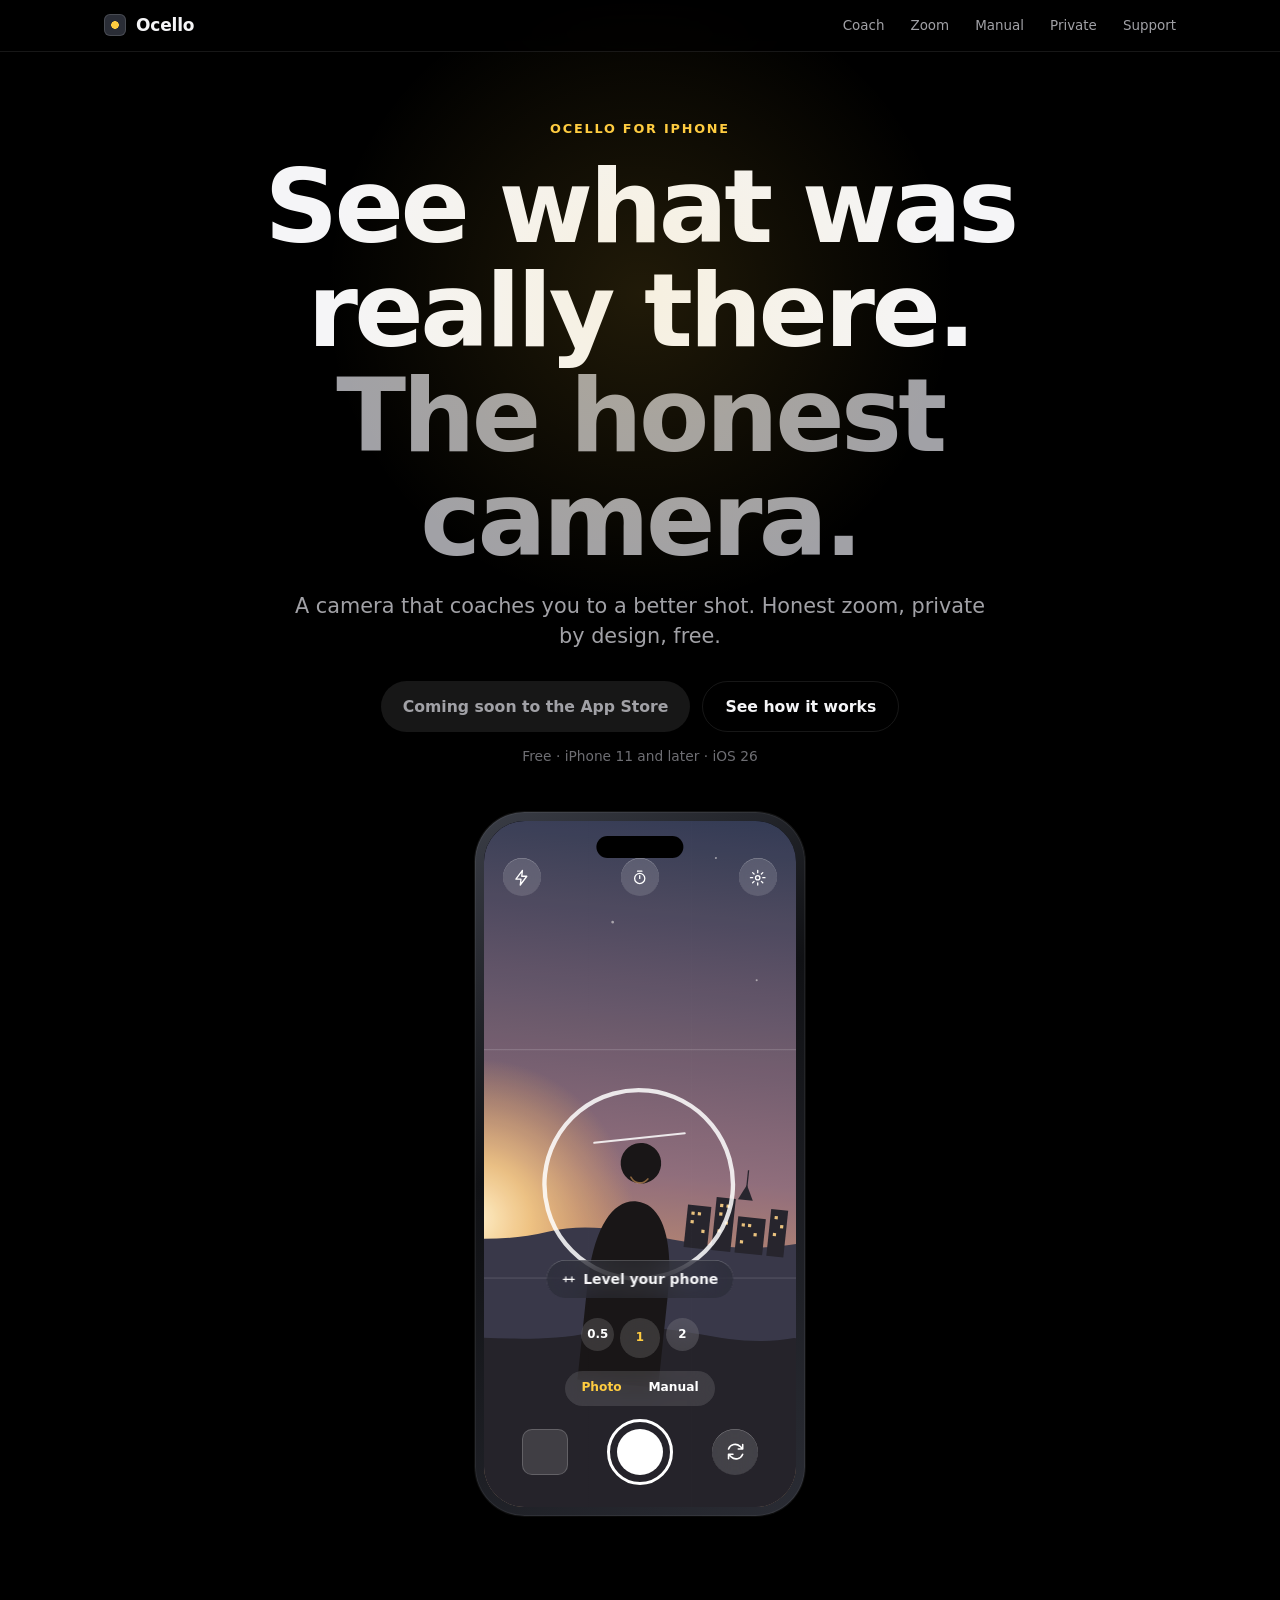
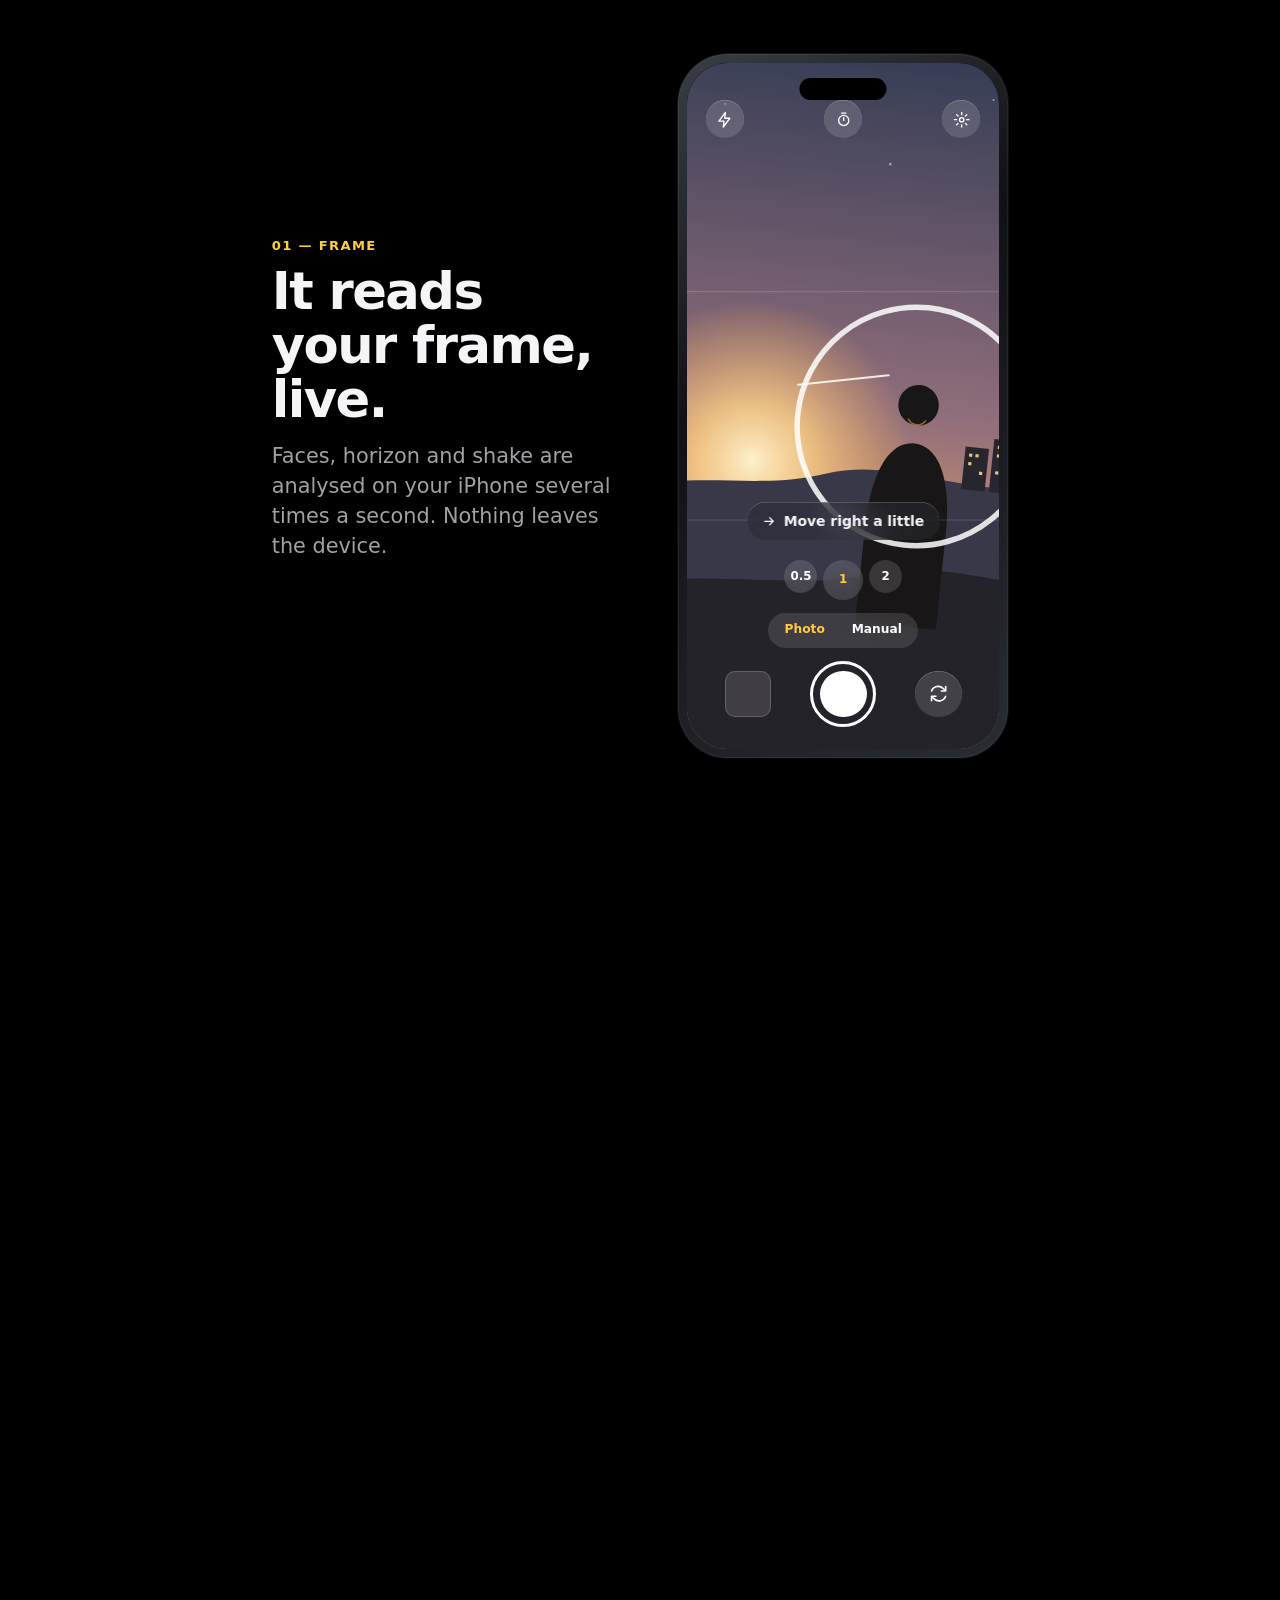
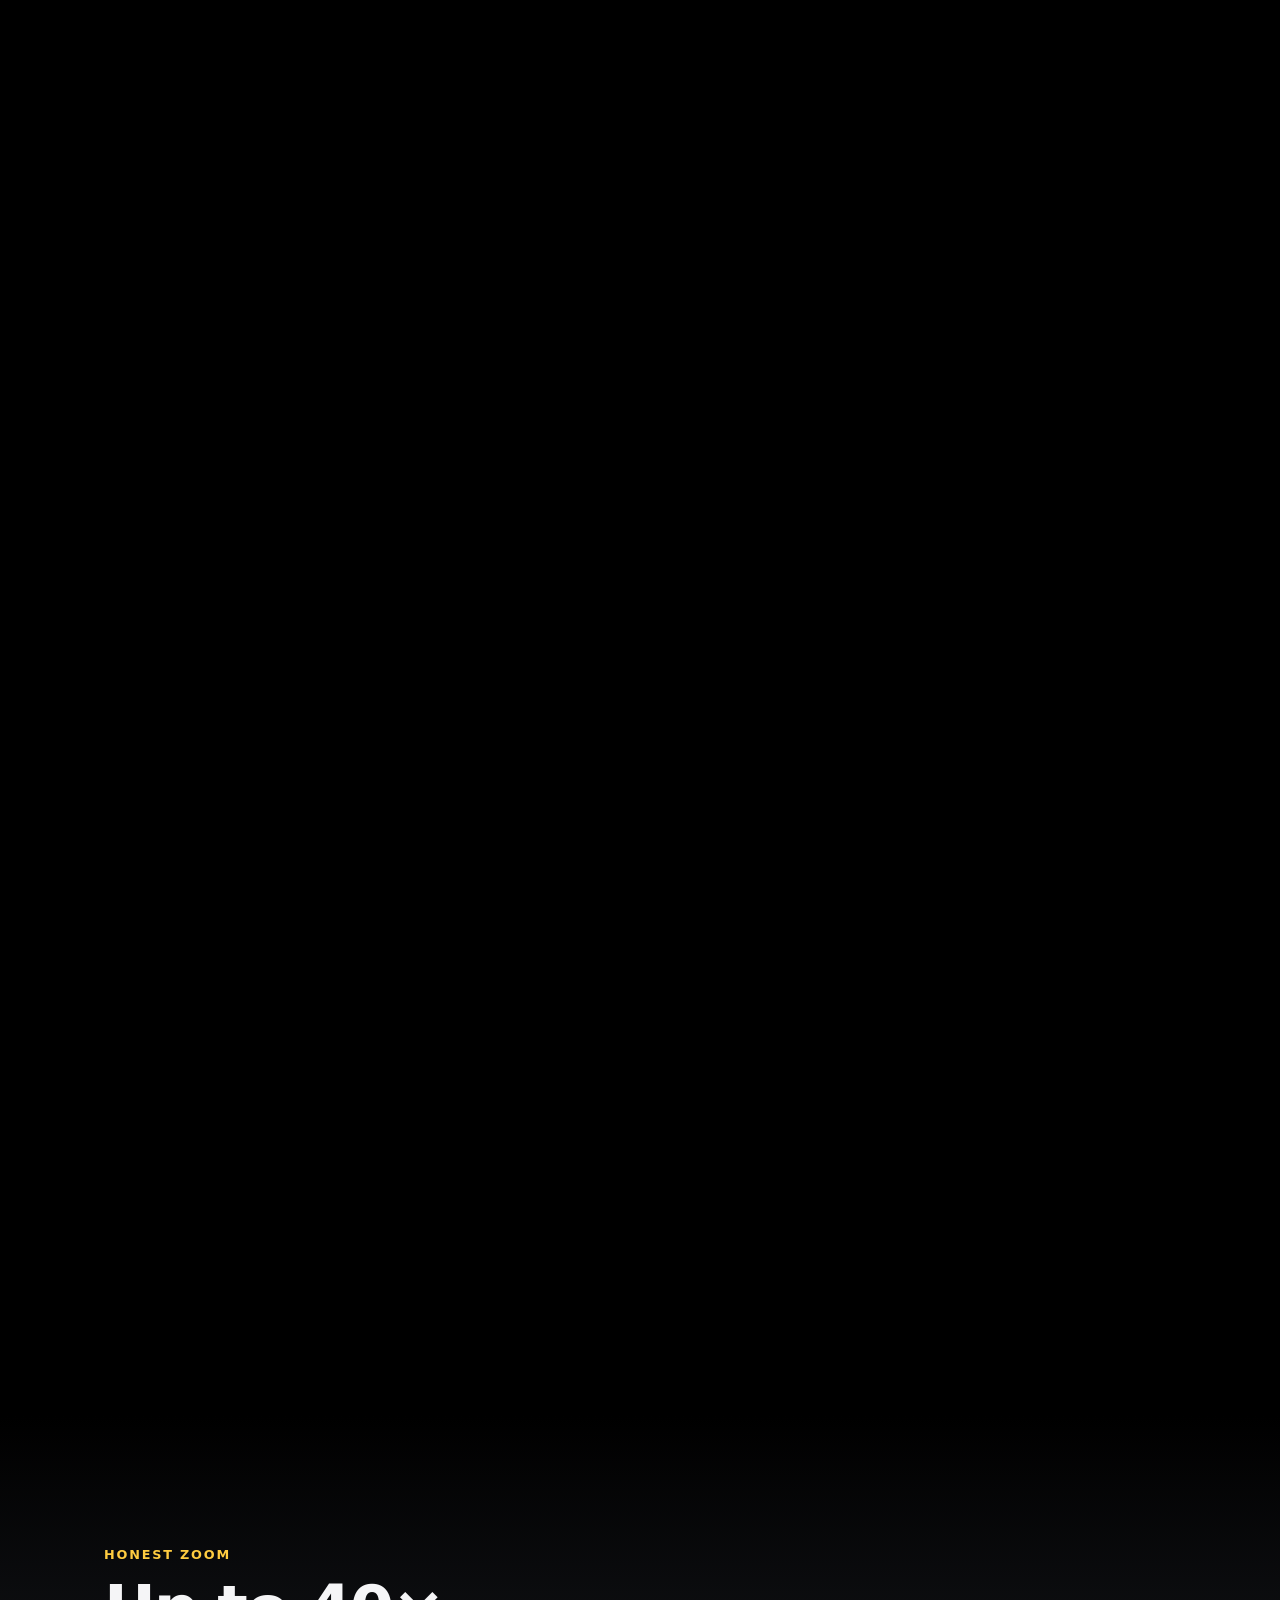
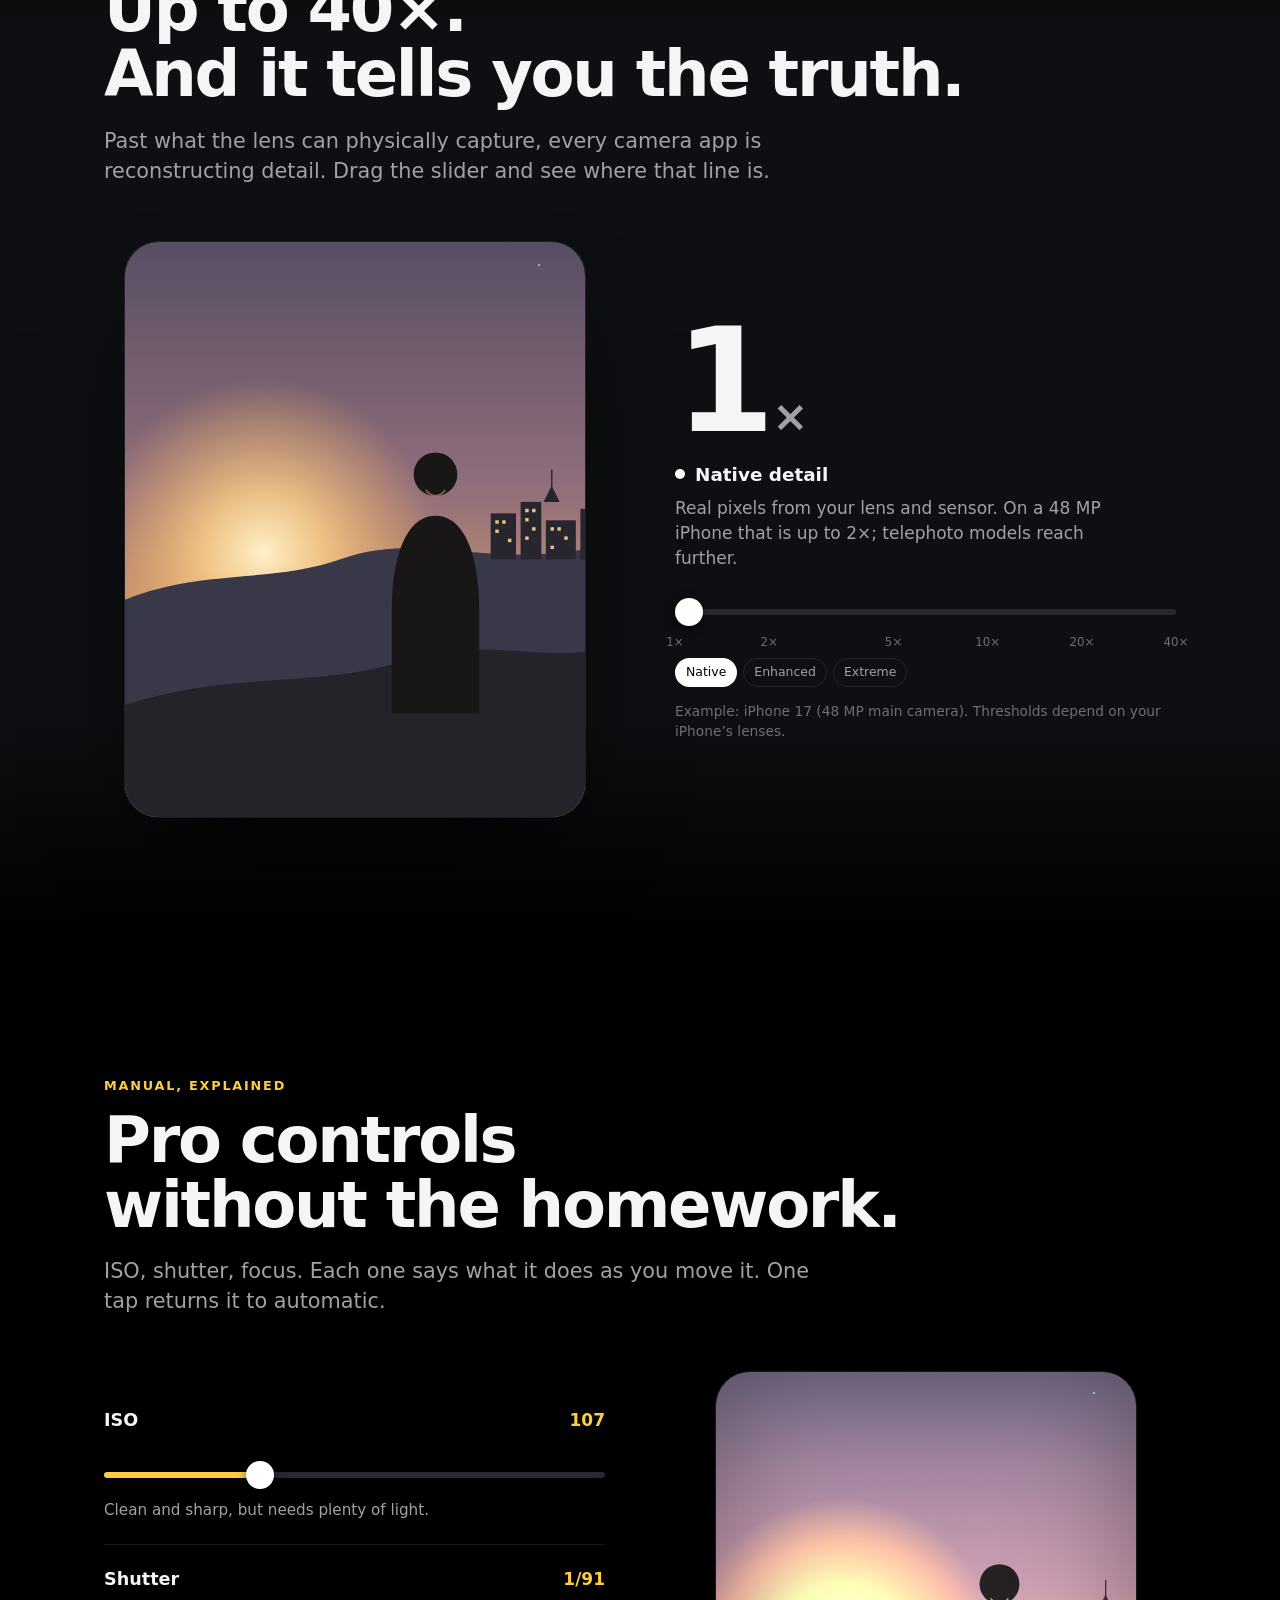
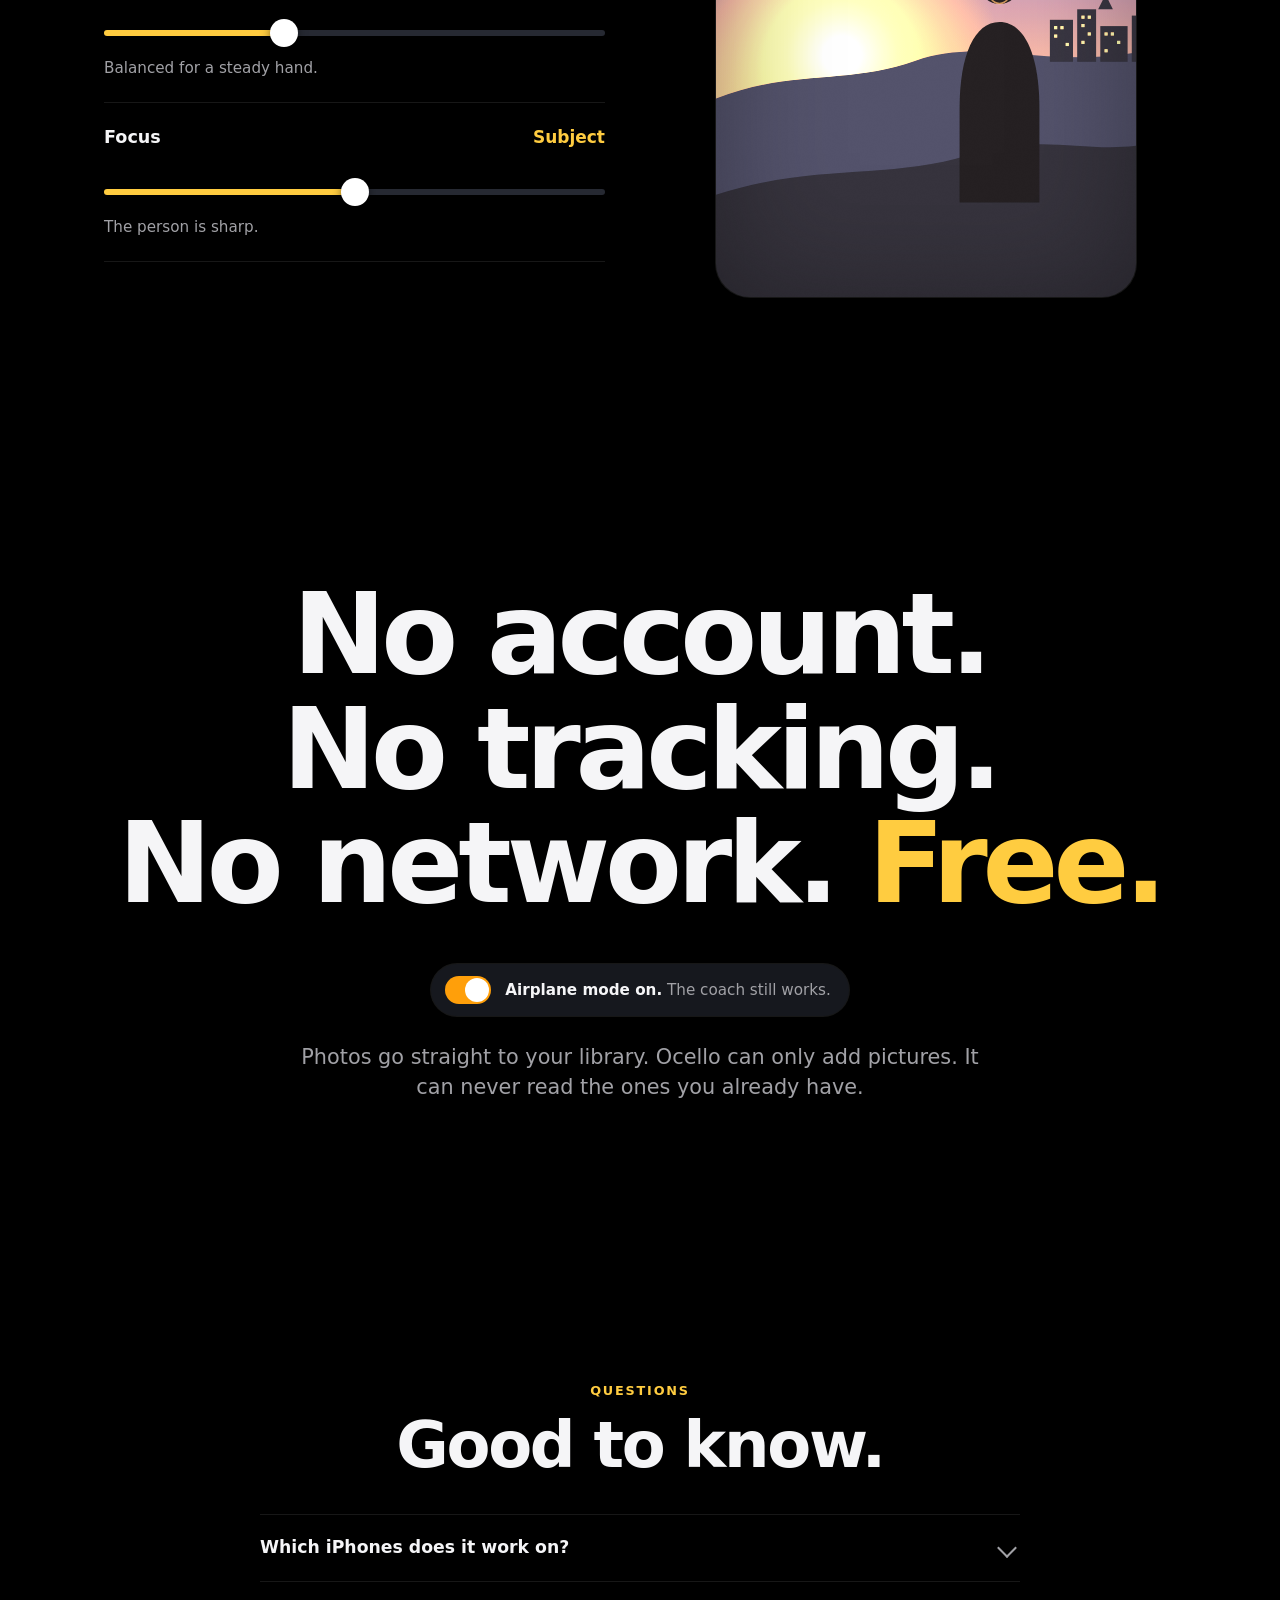
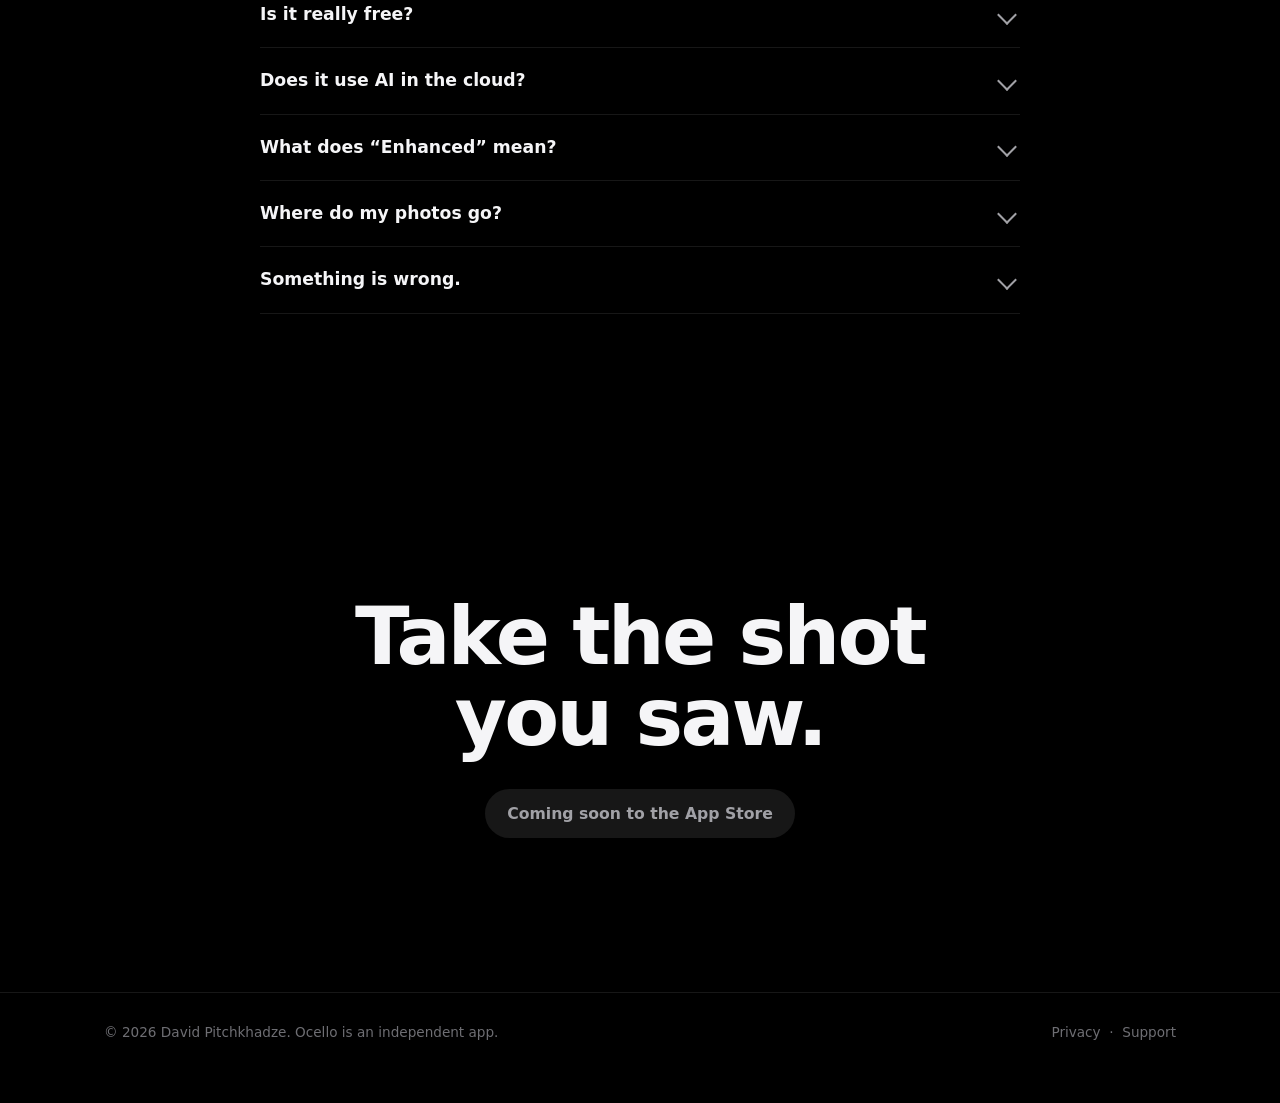
<file: index.html>
<!doctype html>
<html lang="en">
<head>
<meta charset="utf-8">
<meta name="viewport" content="width=device-width,initial-scale=1,viewport-fit=cover">
<title>Ocello — The honest camera</title>
<meta name="description" content="A camera that coaches you to a better shot. Honest zoom, private by design, free.">
<meta name="theme-color" content="#000000">
<meta property="og:title" content="Ocello — The honest camera">
<meta property="og:description" content="A camera that coaches you to a better shot. Honest zoom, private by design, free.">
<meta property="og:type" content="website">
<style>
:root{
  --bg:#000;--g1:#0e0f12;--g2:#16181e;--g3:#262932;--line:rgba(255,255,255,.09);
  --fg:#f5f5f7;--sub:#a1a1a6;--dim:#6e6e73;--amber:#ffcc40;--orange:#ff9f0a;
  --ease:cubic-bezier(.22,.9,.24,1);--ease2:cubic-bezier(.65,0,.35,1);
}
*{box-sizing:border-box;margin:0;padding:0}
html{scroll-behavior:smooth;-webkit-text-size-adjust:100%}
body{background:var(--bg);color:var(--fg);font:400 17px/1.47 -apple-system,BlinkMacSystemFont,"SF Pro Text","Helvetica Neue",system-ui,sans-serif;-webkit-font-smoothing:antialiased;overflow-x:hidden}
a{color:inherit;text-decoration:none}
.wrap{max-width:1120px;margin:0 auto;padding:0 24px}
h1,h2,h3{font-family:-apple-system,BlinkMacSystemFont,"SF Pro Display","Helvetica Neue",system-ui,sans-serif}
.eyebrow{font-size:.8rem;letter-spacing:.14em;text-transform:uppercase;color:var(--amber);font-weight:600}
.big{font-weight:700;letter-spacing:-.035em;line-height:1.02}
.lead{color:var(--sub);font-size:clamp(1.05rem,2vw,1.3rem);line-height:1.45;max-width:34em}

/* nav */
nav{position:fixed;inset:0 0 auto 0;z-index:50;height:52px;display:flex;align-items:center;
  background:rgba(0,0,0,.55);-webkit-backdrop-filter:saturate(180%) blur(22px);backdrop-filter:saturate(180%) blur(22px);
  border-bottom:1px solid var(--line)}
nav .wrap{display:flex;align-items:center;justify-content:space-between;width:100%}
nav .brand{font-weight:600;letter-spacing:-.01em;display:flex;align-items:center;gap:10px}
nav .brand i{width:22px;height:22px;border-radius:6px;background:radial-gradient(circle at 50% 50%,var(--amber) 0 24%,#2a2d36 25% 100%);box-shadow:inset 0 0 0 1px rgba(255,255,255,.14)}
nav .links{display:flex;gap:26px;font-size:.84rem;color:var(--sub)}
nav .links a{transition:color .25s}nav .links a:hover{color:var(--fg)}

/* hero */
.hero{position:relative;padding:120px 0 40px;text-align:center;overflow:hidden}
.hero::before{content:"";position:absolute;left:50%;top:-10%;width:900px;height:900px;transform:translateX(-50%);
  background:radial-gradient(closest-side,rgba(255,204,64,.13),transparent 70%);pointer-events:none}
.hero h1{font-size:clamp(2.7rem,8.6vw,6.4rem);margin:16px 0 18px}
.hero h1 span{display:block;color:var(--sub)}
.hero .lead{margin:0 auto}
.cta{margin:30px 0 14px;display:flex;gap:12px;justify-content:center;flex-wrap:wrap}
.pill{display:inline-flex;align-items:center;gap:8px;padding:13px 22px;border-radius:99px;font-weight:600;font-size:.98rem}
.pill.solid{background:var(--fg);color:#000}
.pill.soon{background:rgba(255,255,255,.09);color:var(--sub);cursor:default}
.pill.line{border:1px solid var(--line);color:var(--fg);transition:background .25s}.pill.line:hover{background:rgba(255,255,255,.06)}
.meta{color:var(--dim);font-size:.86rem}
.hero-phone{margin:46px auto 0;display:flex;justify-content:center}

/* phone */
.phone{--w:clamp(250px,30vw,330px);width:var(--w);aspect-ratio:9/19.2;border-radius:calc(var(--w)*.15);padding:calc(var(--w)*.028);
  background:linear-gradient(145deg,#3a3d46,#101114 40%,#2a2c34);box-shadow:0 60px 120px -30px rgba(0,0,0,.9),0 0 0 1px rgba(255,255,255,.08),inset 0 0 0 1px rgba(255,255,255,.06);position:relative}
.phone .screen{position:relative;width:100%;height:100%;border-radius:calc(var(--w)*.124);overflow:hidden;background:#000;isolation:isolate}
.phone .island{position:absolute;top:2.2%;left:50%;transform:translateX(-50%);width:28%;height:3.2%;background:#000;border-radius:99px;z-index:6}
.vf{position:absolute;inset:0;overflow:hidden;background:#111}
.vf svg.scene{position:absolute;inset:-6% -6% -6% -6%;width:112%;height:112%}
.world{transform-origin:200px 360px;transition:transform 1.6s var(--ease2)}
.gridl{position:absolute;inset:0;background:
  linear-gradient(90deg,transparent 33.2%,rgba(255,255,255,.22) 33.3%,transparent 33.5%,transparent 66.5%,rgba(255,255,255,.22) 66.6%,transparent 66.8%),
  linear-gradient(transparent 33.2%,rgba(255,255,255,.22) 33.3%,transparent 33.5%,transparent 66.5%,rgba(255,255,255,.22) 66.6%,transparent 66.8%);opacity:.7;pointer-events:none}
.level{position:absolute;left:50%;top:46%;width:30%;height:2px;margin-left:-15%;border-radius:2px;background:rgba(255,255,255,.85);transition:transform 1.4s var(--ease2),background .4s,width .4s,margin-left .4s;transform:rotate(-6deg)}
.ui{position:absolute;left:0;right:0;z-index:4;color:#fff;font-size:calc(var(--w)*.04)}
.ui.top{top:5.4%;display:flex;justify-content:space-between;padding:0 6%}
.gbtn{width:calc(var(--w)*.115);height:calc(var(--w)*.115);border-radius:50%;display:grid;place-items:center;background:rgba(255,255,255,.14);-webkit-backdrop-filter:blur(14px);backdrop-filter:blur(14px);box-shadow:inset 0 .5px 0 rgba(255,255,255,.35)}
.gbtn svg{width:46%;height:46%;stroke:#fff;fill:none;stroke-width:1.8;stroke-linecap:round;stroke-linejoin:round}
.coach{position:absolute;left:50%;bottom:30.5%;transform:translateX(-50%);z-index:5;display:flex;align-items:center;gap:7px;padding:.62em 1.1em;border-radius:99px;
  background:rgba(40,42,50,.55);-webkit-backdrop-filter:blur(16px) saturate(160%);backdrop-filter:blur(16px) saturate(160%);box-shadow:inset 0 .5px 0 rgba(255,255,255,.35);white-space:nowrap;font-weight:600;font-size:calc(var(--w)*.042);transition:opacity .35s,transform .5s var(--ease)}
.coach svg{width:1.05em;height:1.05em;stroke:#fff;fill:none;stroke-width:2;stroke-linecap:round;stroke-linejoin:round}
.coach.swap{opacity:0;transform:translateX(-50%) translateY(6px)}
.ui.bottom{bottom:3.2%;display:flex;flex-direction:column;align-items:center;gap:calc(var(--w)*.04)}
.zr{display:flex;gap:6px}.zr b{width:calc(var(--w)*.1);height:calc(var(--w)*.1);border-radius:50%;display:grid;place-items:center;font-size:calc(var(--w)*.036);background:rgba(255,255,255,.14);-webkit-backdrop-filter:blur(14px);backdrop-filter:blur(14px);font-weight:600}
.zr b.on{color:var(--amber);width:calc(var(--w)*.12);height:calc(var(--w)*.12)}
.modes{display:flex;padding:3px;border-radius:99px;background:rgba(255,255,255,.12);-webkit-backdrop-filter:blur(14px);backdrop-filter:blur(14px);font-weight:600;font-size:calc(var(--w)*.037)}
.modes span{padding:.45em 1.1em;color:#fff}.modes span.on{color:var(--amber)}
.sh{width:100%;display:flex;justify-content:space-between;align-items:center;padding:0 12%}
.thumb{width:calc(var(--w)*.14);height:calc(var(--w)*.14);border-radius:calc(var(--w)*.03);background:rgba(255,255,255,.12);overflow:hidden;position:relative;box-shadow:inset 0 0 0 1px rgba(255,255,255,.18)}
.thumb i{position:absolute;inset:0;background:linear-gradient(#3b4a6b,#c78a52 70%,#2a2d36);opacity:0;transform:scale(.4);transition:opacity .4s,transform .6s var(--ease)}
[data-s="3"] .thumb i{opacity:1;transform:none}
.shutter{width:calc(var(--w)*.2);height:calc(var(--w)*.2);border-radius:50%;border:calc(var(--w)*.012) solid #fff;display:grid;place-items:center}
.shutter::after{content:"";width:78%;height:78%;border-radius:50%;background:#fff;transition:transform .2s}
[data-s="3"] .shutter::after{animation:press .5s .35s var(--ease)}
@keyframes press{40%{transform:scale(.82)}}
.flip{width:calc(var(--w)*.14);height:calc(var(--w)*.14)}
.flash{position:absolute;inset:0;background:#fff;opacity:0;z-index:7;pointer-events:none}
[data-s="3"] .flash{animation:flash .6s .35s ease-out}
@keyframes flash{0%{opacity:0}12%{opacity:.85}100%{opacity:0}}
.ring{transform-box:fill-box;transform-origin:center;transition:transform 1.5s var(--ease2),stroke .5s,opacity .5s}
.ringbox{fill:none;stroke-width:2.4;stroke-linecap:round}
[data-s="2"] .ring{animation:jit 2.4s ease-in-out infinite}
@keyframes jit{0%,100%{translate:0 0}25%{translate:1.2px -1px}55%{translate:-1px 1.4px}80%{translate:1px 1px}}
.reduced .ring,.reduced [data-s="2"] .ring{animation:none}

/* sections */
section{position:relative;padding:130px 0}
section h2{font-size:clamp(2.1rem,5.6vw,4rem);margin:12px 0 18px}
.rv{opacity:0;transform:translateY(28px);transition:opacity .9s var(--ease),transform .9s var(--ease)}
.rv.in{opacity:1;transform:none}
.noanim *{transition:none!important;animation:none!important}
.noanim .rv{opacity:1;transform:none}
.noanim .priv .line{color:var(--fg)}

/* sticky story */
.story{padding:0}
.story .stage{position:relative;height:340vh}
.story .pin{position:sticky;top:0;height:100vh;display:flex;align-items:center}
.story .grid{display:grid;grid-template-columns:1.05fr .95fr;gap:60px;align-items:center;width:100%}
.steps{position:relative;min-height:340px}
.step{position:absolute;inset:0 auto auto 0;opacity:0;transform:translateY(20px);transition:opacity .6s var(--ease),transform .6s var(--ease);pointer-events:none;max-width:30em}
.step.on{opacity:1;transform:none;pointer-events:auto}
.step .n{font-variant-numeric:tabular-nums;color:var(--amber);font-weight:600;letter-spacing:.1em;font-size:.82rem}
.step h3{font-size:clamp(1.9rem,4.4vw,3.2rem);letter-spacing:-.03em;line-height:1.05;margin:10px 0 14px;font-weight:700}
.dots{display:flex;gap:8px;margin-top:30px}.dots i{width:28px;height:3px;border-radius:3px;background:var(--g3);transition:background .4s,width .4s}.dots i.on{background:var(--amber);width:44px}

/* zoom */
.zoomsec{background:linear-gradient(var(--bg),var(--g1) 20%,var(--g1) 80%,var(--bg))}
.zgrid{display:grid;grid-template-columns:1fr 1fr;gap:70px;align-items:center;margin-top:56px}
.zview{position:relative;aspect-ratio:4/5;max-width:460px;width:100%;border-radius:34px;overflow:hidden;background:#111;box-shadow:0 0 0 1px var(--line),0 50px 100px -40px #000;margin:0 auto}
.zview svg{position:absolute;inset:0;width:100%;height:100%;transform-origin:88% 49%}
.zbadge{position:absolute;left:50%;top:16px;transform:translateX(-50%);padding:.5em 1em;border-radius:99px;font-size:.8rem;font-weight:600;background:rgba(40,42,50,.6);-webkit-backdrop-filter:blur(14px);backdrop-filter:blur(14px);display:flex;align-items:center;gap:8px;transition:opacity .3s,color .3s;white-space:nowrap}
.zbadge.hidden{opacity:0}
.zread{font-size:clamp(4.5rem,13vw,9rem);font-weight:700;letter-spacing:-.05em;line-height:.9;font-variant-numeric:tabular-nums}
.zread small{font-size:.3em;color:var(--sub);letter-spacing:0;margin-left:.1em}
.zlabel{display:flex;align-items:center;gap:10px;margin:14px 0 8px;font-weight:600;font-size:1.15rem}
.zdot{width:10px;height:10px;border-radius:50%;background:#fff;transition:background .3s}
.zdesc{color:var(--sub);min-height:3.2em;max-width:26em}
input[type=range]{-webkit-appearance:none;appearance:none;width:100%;height:30px;background:transparent;margin:26px 0 4px;cursor:pointer;touch-action:pan-y}
input[type=range]::-webkit-slider-runnable-track{height:6px;border-radius:6px;background:var(--trk,var(--g3))}
input[type=range]::-moz-range-track{height:6px;border-radius:6px;background:var(--trk,var(--g3))}
input[type=range]::-webkit-slider-thumb{-webkit-appearance:none;width:28px;height:28px;margin-top:-11px;border-radius:50%;background:#fff;box-shadow:0 2px 10px rgba(0,0,0,.5);border:0}
input[type=range]::-moz-range-thumb{width:28px;height:28px;border-radius:50%;background:#fff;border:0;box-shadow:0 2px 10px rgba(0,0,0,.5)}
.zscale{position:relative;height:18px;font-size:.74rem;color:var(--dim)}.zscale span{position:absolute;transform:translateX(-50%)}
.zones{display:flex;gap:6px;margin-top:6px;font-size:.78rem;color:var(--sub)}
.zones div{padding:.35em .8em;border-radius:99px;border:1px solid var(--line);transition:all .3s}
.zones div.on{color:#000;border-color:transparent}

/* manual */
.msec .row{display:grid;grid-template-columns:1fr 1fr;gap:70px;align-items:center;margin-top:56px}
.dial{padding:22px 0;border-bottom:1px solid var(--line)}
.dial:first-child{padding-top:0}
.dial .top{display:flex;justify-content:space-between;align-items:baseline}
.dial b{font-size:1.1rem}.dial .val{font-variant-numeric:tabular-nums;color:var(--amber);font-weight:600}
.dial p{color:var(--sub);font-size:.95rem;margin-top:2px;min-height:1.5em}
.mview{position:relative;aspect-ratio:4/5;max-width:420px;width:100%;border-radius:34px;overflow:hidden;box-shadow:0 0 0 1px var(--line),0 50px 100px -40px #000;margin:0 auto;background:#111}
.mview svg{position:absolute;inset:0;width:100%;height:100%}
.mview .noise{position:absolute;inset:0;mix-blend-mode:overlay;pointer-events:none}
.mview .vig{position:absolute;inset:0;box-shadow:inset 0 0 120px rgba(0,0,0,.35)}

/* privacy */
.priv{text-align:center;padding:150px 0}
.priv .line{display:block;font-size:clamp(2.6rem,9vw,7rem);font-weight:700;letter-spacing:-.045em;line-height:1.02;color:var(--g3);transition:color .9s var(--ease)}
.priv .line.in{color:var(--fg)}
.priv .line em{font-style:normal;color:var(--amber)}
.air{display:inline-flex;align-items:center;gap:14px;margin-top:44px;padding:12px 18px 12px 14px;border-radius:99px;background:var(--g2);box-shadow:0 0 0 1px var(--line);font-size:.95rem;color:var(--sub)}
.air i{width:46px;height:28px;border-radius:99px;background:#ff9f0a;position:relative}.air i::after{content:"";position:absolute;top:2px;right:2px;width:24px;height:24px;border-radius:50%;background:#fff}
.air b{color:var(--fg);font-weight:600}

/* faq + footer */
.faq{max-width:760px;margin:36px auto 0}
details{border-top:1px solid var(--line);padding:20px 0}details:last-child{border-bottom:1px solid var(--line)}
summary{list-style:none;cursor:pointer;display:flex;justify-content:space-between;align-items:center;font-weight:600;font-size:1.08rem}
summary::-webkit-details-marker{display:none}
summary::after{content:"";width:12px;height:12px;border-right:2px solid var(--sub);border-bottom:2px solid var(--sub);transform:rotate(45deg);transition:transform .35s var(--ease);margin-right:6px}
details[open] summary::after{transform:rotate(-135deg)}
details p{color:var(--sub);margin-top:10px;max-width:38em}
.final{text-align:center;padding:140px 0}
.final h2{font-size:clamp(2.4rem,7vw,5rem)}
footer{border-top:1px solid var(--line);padding:30px 0 60px;color:var(--dim);font-size:.85rem}
footer .wrap{display:flex;justify-content:space-between;gap:20px;flex-wrap:wrap}
footer a:hover{color:var(--fg)}

@media(max-width:860px){
  nav .links a:nth-child(-n+3){display:none}
  .story .grid,.zgrid,.msec .row{grid-template-columns:1fr;gap:36px}
  .story .stage{height:420vh}
  .story .pin{align-items:flex-start;padding-top:70px}
  .story .grid{gap:14px}
  .steps{min-height:210px;order:2}.story .phone-col{order:1;display:flex;justify-content:center}
  .story .phone{--w:clamp(170px,48vw,230px)}
  .step h3{font-size:1.7rem}.step .lead{font-size:.98rem}
  section{padding:90px 0}
}
@media(prefers-reduced-motion:reduce){*{scroll-behavior:auto!important}.rv{opacity:1;transform:none}}
</style>
</head>
<body>

<!-- Shared scene (one drawing reused everywhere) -->
<svg width="0" height="0" style="position:absolute" aria-hidden="true" focusable="false">
  <defs>
    <linearGradient id="sky" gradientUnits="userSpaceOnUse" x1="0" y1="0" x2="0" y2="720">
      <stop offset="0" stop-color="#233252"/><stop offset=".5" stop-color="#8a6a7e"/><stop offset=".78" stop-color="#e9a763"/><stop offset="1" stop-color="#f4c98a"/>
    </linearGradient>
    <linearGradient id="hill1" x1="0" y1="0" x2="0" y2="1"><stop offset="0" stop-color="#3a3e58"/><stop offset="1" stop-color="#262a3e"/></linearGradient>
    <linearGradient id="hill2" x1="0" y1="0" x2="0" y2="1"><stop offset="0" stop-color="#1f2233"/><stop offset="1" stop-color="#14161f"/></linearGradient>
    <radialGradient id="sun" cx=".5" cy=".5" r=".5"><stop offset="0" stop-color="#fff3d1"/><stop offset=".35" stop-color="#ffd58a" stop-opacity=".8"/><stop offset="1" stop-color="#ffb55a" stop-opacity="0"/></radialGradient>
    <filter id="grain" x="0" y="0" width="100%" height="100%"><feTurbulence type="fractalNoise" baseFrequency=".9" numOctaves="2" stitchTiles="stitch"/><feColorMatrix values="0 0 0 0 .5  0 0 0 0 .5  0 0 0 0 .5  0 0 0 1.4 -.2"/></filter>
    <g id="scene">
      <rect x="-500" y="-400" width="1400" height="1900" fill="url(#sky)"/>
      <circle cx="120" cy="420" r="150" fill="url(#sun)"/>
      <g fill="#fff" opacity=".5"><circle cx="60" cy="90" r="1.2"/><circle cx="310" cy="60" r="1"/><circle cx="220" cy="130" r="1.3"/><circle cx="360" cy="170" r="1"/><circle cx="150" cy="40" r="1"/></g>
      <path d="M-500 480 L-20 470 C 60 430 120 450 190 425 S 330 440 430 410 L900 395 L900 1400 L-500 1400Z" fill="#2e3249"/>
      <!-- distant town with fine detail (windows) -->
      <g transform="translate(318 372)" fill="#1b1d2b">
        <rect x="0" y="14" width="22" height="40"/><rect x="26" y="4" width="18" height="50"/><rect x="48" y="20" width="26" height="34"/><rect x="78" y="10" width="16" height="44"/>
        <g fill="#ffd58a" opacity=".9">
          <rect x="4" y="20" width="3" height="3"/><rect x="10" y="20" width="3" height="3"/><rect x="4" y="28" width="3" height="3"/><rect x="15" y="36" width="3" height="3"/>
          <rect x="30" y="10" width="3" height="3"/><rect x="36" y="10" width="3" height="3"/><rect x="30" y="18" width="3" height="3"/><rect x="36" y="26" width="3" height="3"/><rect x="30" y="34" width="3" height="3"/>
          <rect x="52" y="26" width="3" height="3"/><rect x="58" y="26" width="3" height="3"/><rect x="64" y="34" width="3" height="3"/><rect x="52" y="42" width="3" height="3"/>
          <rect x="82" y="16" width="3" height="3"/><rect x="88" y="24" width="3" height="3"/><rect x="82" y="32" width="3" height="3"/>
        </g>
        <path d="M46 4 L53 -10 L60 4Z" fill="#1b1d2b"/><rect x="52.5" y="-24" width="1.2" height="16" fill="#1b1d2b"/>
      </g>
      <path d="M-500 570 L-20 560 C 80 520 160 540 240 515 S 360 520 430 500 L900 490 L900 1400 L-500 1400Z" fill="#191b28"/>
      <!-- subject -->
      <g class="subject" fill="#0d0e14">
        <circle cx="270" cy="352" r="19"/>
        <path d="M232 470 C232 420 246 388 270 388 C294 388 308 420 308 470 L308 560 L232 560Z"/>
      </g>
      <path d="M262 366 C266 372 274 372 278 366" stroke="#e9a763" stroke-opacity=".55" stroke-width="1.5" fill="none" stroke-linecap="round"/>
      <rect x="-500" y="-400" width="1400" height="1900" fill="#ffb55a" opacity=".05"/>
    </g>
  </defs>
</svg>

<nav><div class="wrap">
  <a class="brand" href="#top"><i></i>Ocello</a>
  <div class="links"><a href="#coach">Coach</a><a href="#zoom">Zoom</a><a href="#manual">Manual</a><a href="#private">Private</a><a href="support.html">Support</a></div>
</div></nav>

<main id="top">
<header class="hero">
  <div class="wrap">
    <div class="eyebrow rv">Ocello for iPhone</div>
    <h1 class="big rv">See what was<br>really there.<span>The honest camera.</span></h1>
    <p class="lead rv">A camera that coaches you to a better shot. Honest zoom, private by design, free.</p>
    <div class="cta rv"><span class="pill soon" aria-disabled="true">Coming soon to the App Store</span><a class="pill line" href="#coach">See how it works</a></div>
    <div class="meta rv">Free · iPhone 11 and later · iOS 26</div>
    <div class="hero-phone rv"><div data-phone="auto"></div></div>
  </div>
</header>

<section class="story" id="coach">
  <div class="stage" id="stage">
    <div class="pin"><div class="wrap"><div class="grid">
      <div class="steps" id="steps">
        <div class="step on" data-i="0"><div class="n">01 — FRAME</div><h3>It reads your frame, live.</h3><p class="lead">Faces, horizon and shake are analysed on your iPhone several times a second. Nothing leaves the device.</p></div>
        <div class="step" data-i="1"><div class="n">02 — LEVEL</div><h3>Small tips, in plain words.</h3><p class="lead">“Move right a little.” “Level your phone.” No jargon, no settings to learn. Only when it helps, never nagging.</p></div>
        <div class="step" data-i="2"><div class="n">03 — STEADY</div><h3>Then it tells you to hold still.</h3><p class="lead">A shaky hand is the most common reason a photo is soft. Ocello notices before you press.</p></div>
        <div class="step" data-i="3"><div class="n">04 — SHOOT</div><h3>The ring locks. You shoot.</h3><p class="lead">When the framing is right, the ring tightens and turns amber, with a gentle haptic. The shot is yours.</p>
          <div class="dots" id="dots"><i class="on"></i><i></i><i></i><i></i></div></div>
      </div>
      <div class="phone-col"><div data-phone="scroll"></div></div>
    </div></div></div>
  </div>
</section>

<section class="zoomsec" id="zoom"><div class="wrap">
  <div class="eyebrow rv">Honest zoom</div>
  <h2 class="big rv">Up to 40×.<br>And it tells you the truth.</h2>
  <p class="lead rv">Past what the lens can physically capture, every camera app is reconstructing detail. Drag the slider and see where that line is.</p>
  <div class="zgrid">
    <div class="zview rv" id="zview">
      <svg viewBox="0 150 400 500" preserveAspectRatio="xMidYMid slice" id="zsvg"><use href="#scene" width="400" height="500"/></svg>
      <div class="zbadge hidden" id="zbadge"><span class="zdot"></span><span id="zbt"></span></div>
    </div>
    <div class="rv">
      <div class="zread"><span id="zr">1</span><small>×</small></div>
      <div class="zlabel"><span class="zdot" id="zd"></span><span id="zl">Native detail</span></div>
      <p class="zdesc" id="zdesc">Real pixels straight from the camera.</p>
      <input type="range" id="zrange" min="0" max="1000" value="0" aria-label="Zoom level">
      <div class="zscale" id="zscale"></div>
      <div class="zones" id="zones"><div data-z="0">Native</div><div data-z="1">Enhanced</div><div data-z="2">Extreme</div></div>
      <p class="meta" style="margin-top:14px">Example: iPhone 17 (48 MP main camera). Thresholds depend on your iPhone’s lenses.</p>
    </div>
  </div>
</div></section>

<section class="msec" id="manual"><div class="wrap">
  <div class="eyebrow rv">Manual, explained</div>
  <h2 class="big rv">Pro controls<br>without the homework.</h2>
  <p class="lead rv">ISO, shutter, focus. Each one says what it does as you move it. One tap returns it to automatic.</p>
  <div class="row">
    <div class="rv">
      <div class="dial"><div class="top"><b>ISO</b><span class="val" id="vISO">100</span></div><input type="range" id="rISO" min="0" max="100" value="30" aria-label="ISO"><p id="pISO"></p></div>
      <div class="dial"><div class="top"><b>Shutter</b><span class="val" id="vSH">1/250</span></div><input type="range" id="rSH" min="0" max="100" value="35" aria-label="Shutter speed"><p id="pSH"></p></div>
      <div class="dial"><div class="top"><b>Focus</b><span class="val" id="vFO">Subject</span></div><input type="range" id="rFO" min="0" max="100" value="50" aria-label="Focus"><p id="pFO"></p></div>
    </div>
    <div class="mview rv" id="mview"><svg id="msvg" viewBox="0 150 400 500" preserveAspectRatio="xMidYMid slice"><use href="#scene" width="400" height="500"/></svg>
      <svg class="noise" id="mnoise" viewBox="0 150 400 500" preserveAspectRatio="none" style="opacity:0"><rect x="0" y="150" width="400" height="500" filter="url(#grain)"/></svg><div class="vig"></div></div>
  </div>
</div></section>

<section class="priv" id="private"><div class="wrap">
  <span class="line">No account.</span>
  <span class="line">No tracking.</span>
  <span class="line">No network.<em> Free.</em></span>
  <div class="air rv"><i></i><span><b>Airplane mode on.</b> The coach still works.</span></div>
  <p class="lead rv" style="margin:26px auto 0">Photos go straight to your library. Ocello can only add pictures. It can never read the ones you already have.</p>
</div></section>

<section id="faq"><div class="wrap">
  <div class="eyebrow rv" style="text-align:center">Questions</div>
  <h2 class="big rv" style="text-align:center">Good to know.</h2>
  <div class="faq rv">
    <details><summary>Which iPhones does it work on?</summary><p>iPhone 11 and later, running iOS 26. Lens buttons and the zoom range adapt to your model.</p></details>
    <details><summary>Is it really free?</summary><p>Yes. No subscription, no paywall, no ads.</p></details>
    <details><summary>Does it use AI in the cloud?</summary><p>No. The coach runs on your iPhone with Apple's on-device frameworks. Ocello makes no network requests and collects no data.</p></details>
    <details><summary>What does “Enhanced” mean?</summary><p>Beyond the lens limit, Ocello crops and carefully resamples the image, and labels it. Far beyond that, fine detail is approximate, and the app says so instead of pretending.</p></details>
    <details><summary>Where do my photos go?</summary><p>Straight to your Photos library, with add-only permission.</p></details>
    <details><summary>Something is wrong.</summary><p>Write to <a href="support.html" style="text-decoration:underline">support</a>. Every message is read.</p></details>
  </div>
</div></section>

<section class="final"><div class="wrap">
  <h2 class="big rv">Take the shot<br>you saw.</h2>
  <div class="cta rv"><span class="pill soon" aria-disabled="true">Coming soon to the App Store</span></div>
</div></section>
</main>

<footer><div class="wrap"><span>© 2026 David Pitchkhadze. Ocello is an independent app.</span><span><a href="privacy.html">Privacy</a> &nbsp;·&nbsp; <a href="support.html">Support</a></span></div></footer>

<script>
(function(){
"use strict";
var reduced = window.matchMedia && matchMedia("(prefers-reduced-motion: reduce)").matches;
var qs = location.search;
if (qs.indexOf("static")>-1) document.documentElement.classList.add("noanim");
if (reduced) document.documentElement.classList.add("reduced");

/* ---------- phone component ---------- */
var COACH = [
  {t:"Move right a little", i:'<path d="M5 12h14M13 6l6 6-6 6"/>'},
  {t:"Level your phone",    i:'<path d="M3 12h18M7 8v8M17 8v8"/>'},
  {t:"Hold steady",         i:'<path d="M12 3v7m0 0l3-3m-3 3L9 7M6 14c0 4 2.5 7 6 7s6-3 6-7"/>'},
  {t:"Great framing",       i:'<path d="M5 12.5l4.5 4.5L19 7.5"/>'}
];
var WORLD = [
  "translate(0px,0px) rotate(6deg)",
  "translate(-70px,0px) rotate(6deg)",
  "translate(-70px,0px) rotate(0deg)",
  "translate(-70px,0px) rotate(0deg)"
];
var RING = [2.15, 1.7, 1.25, 1];
function phoneHTML(){
  return '<div class="phone" data-s="0"><div class="screen"><div class="island"></div>'+
  '<div class="vf"><svg class="scene" viewBox="0 0 400 720" preserveAspectRatio="xMidYMid slice" aria-hidden="true">'+
    '<g class="world"><use href="#scene" width="400" height="720"/>'+
      '<g class="ring"><circle class="ringbox" cx="270" cy="372" r="52" stroke="rgba(255,255,255,.85)"/></g>'+
    '</g></svg><div class="gridl"></div><div class="level"></div></div>'+
  '<div class="ui top"><div class="gbtn"><svg viewBox="0 0 24 24"><path d="M13 2L4 14h7l-1 8 9-12h-7z"/></svg></div>'+
    '<div class="gbtn"><svg viewBox="0 0 24 24"><circle cx="12" cy="13" r="7"/><path d="M12 13V9M9 3h6"/></svg></div>'+
    '<div class="gbtn"><svg viewBox="0 0 24 24"><circle cx="12" cy="12" r="3"/><path d="M12 2v3M12 19v3M2 12h3M19 12h3M5 5l2 2M17 17l2 2M19 5l-2 2M7 17l-2 2"/></svg></div></div>'+
  '<div class="coach"><svg viewBox="0 0 24 24"></svg><span></span></div>'+
  '<div class="ui bottom"><div class="zr"><b>0.5</b><b class="on">1</b><b>2</b></div>'+
    '<div class="modes"><span class="on">Photo</span><span>Manual</span></div>'+
    '<div class="sh"><div class="thumb"><i></i></div><div class="shutter"></div>'+
    '<div class="gbtn flip"><svg viewBox="0 0 24 24"><path d="M4 9a8 8 0 0113-3l3 3M20 15a8 8 0 01-13 3l-3-3M20 4v5h-5M4 20v-5h5"/></svg></div></div></div>'+
  '<div class="flash"></div></div></div>';
}
function mount(el){
  el.innerHTML = phoneHTML();
  var p = el.firstChild, world = p.querySelector(".world"), ring = p.querySelector(".ring"),
      rbox = p.querySelector(".ringbox"), level = p.querySelector(".level"),
      coach = p.querySelector(".coach"), cs = coach.querySelector("span"), ci = coach.querySelector("svg");
  var cur = -1, busy = null;
  function apply(s, instant){
    if (s===cur) return; cur = s; p.setAttribute("data-s", s);
    world.style.transform = WORLD[s];
    ring.style.transform = "scale("+RING[s]+")";
    var locked = s===3, ok = s>=2;
    rbox.setAttribute("stroke", locked ? "#ffcc40" : "rgba(255,255,255,.85)");
    level.style.transform = "rotate("+(s<2?-6:0)+"deg)";
    level.style.background = ok ? "#ffcc40" : "rgba(255,255,255,.85)";
    level.style.width = ok ? "36%" : "30%"; level.style.marginLeft = ok ? "-18%" : "-15%";
    coach.classList.add("swap");
    clearTimeout(busy);
    busy = setTimeout(function(){
      cs.textContent = COACH[s].t; ci.innerHTML = COACH[s].i;
      ci.style.stroke = locked ? "#ffcc40" : "#fff"; coach.classList.remove("swap");
    }, instant ? 0 : 260);
    if (instant) { coach.classList.remove("swap"); cs.textContent = COACH[s].t; ci.innerHTML = COACH[s].i; }
  }
  apply(0, true);
  return {set:apply};
}

var phones = document.querySelectorAll("[data-phone]"), auto = null, scrollP = null;
phones.forEach(function(el){
  var m = mount(el);
  if (el.getAttribute("data-phone")==="auto") auto = m; else scrollP = m;
});
/* hero autoplay loop */
if (auto){
  var seq = [0,1,2,3], k = 0, delays = [2200,2000,2200,3600], timer;
  var forced = /[?&]s=(\d)/.exec(qs);
  if (forced){ auto.set(+forced[1], true); }
  else if (reduced){ auto.set(3,true); }
  else {
    (function tick(){ auto.set(seq[k%4]); timer = setTimeout(tick, delays[k%4]); k++; })();
    document.addEventListener("visibilitychange", function(){ if (document.hidden) clearTimeout(timer); else { clearTimeout(timer); (function t2(){ auto.set(seq[k%4]); timer=setTimeout(t2, delays[k%4]); k++; })(); } });
  }
}

/* ---------- sticky story driven by scroll ---------- */
var stage = document.getElementById("stage"), steps = document.querySelectorAll(".step"), dots = document.querySelectorAll("#dots i");
function storyUpdate(){
  var r = stage.getBoundingClientRect(), total = r.height - innerHeight;
  var p = Math.min(1, Math.max(0, -r.top / Math.max(1,total)));
  var i = Math.min(3, Math.floor(p*4 - .001 + (p>=1?1:0))); if (i<0) i=0;
  steps.forEach(function(s,ix){ s.classList.toggle("on", ix===i); });
  dots.forEach(function(d,ix){ d.classList.toggle("on", ix===i); });
  if (scrollP) scrollP.set(i);
}
addEventListener("scroll", storyUpdate, {passive:true}); addEventListener("resize", storyUpdate); storyUpdate();

/* ---------- reveal ---------- */
var io = new IntersectionObserver(function(es){ es.forEach(function(e){ if (e.isIntersecting){ e.target.classList.add("in"); io.unobserve(e.target);} }); }, {threshold:.12, rootMargin:"0px 0px -6% 0px"});
document.querySelectorAll(".rv,.priv .line").forEach(function(e){ io.observe(e); });
document.querySelectorAll(".priv .line").forEach(function(e,i){ e.style.transitionDelay = (i*.18)+"s"; });

/* ---------- honest zoom demo ---------- */
var zr = document.getElementById("zrange"), zsvg = document.getElementById("zsvg"), zread = document.getElementById("zr"),
    zl = document.getElementById("zl"), zd = document.getElementById("zd"), zdesc = document.getElementById("zdesc"),
    zb = document.getElementById("zbadge"), zbt = document.getElementById("zbt"), zones = document.querySelectorAll("#zones div");
var COL = ["#ffffff","#ffcc40","#ff9f0a"];
var TXT = [["Native detail","Real pixels from your lens and sensor. On a 48 MP iPhone that is up to 2×; telephoto models reach further."],["Enhanced","Beyond what the lens captures: cropped and carefully resampled. Mostly real detail."],["Extreme","Far beyond. Shapes are reliable; fine detail is approximate."]];
function zoomUpdate(){
  var t = zr.value/1000, z = Math.pow(40, t);
  var zone = z<=2 ? 0 : (z<=5 ? 1 : 2);   // example: iPhone 17 (48 MP main camera)
  zsvg.style.transform = "scale("+z.toFixed(3)+")";
  var blur = z<=2 ? 0 : (z-2)*.1;
  zsvg.style.filter = blur ? "blur("+blur.toFixed(2)+"px)" : "none";
  zread.textContent = z<10 ? z.toFixed(1).replace(".0","") : Math.round(z);
  zl.textContent = TXT[zone][0]; zdesc.textContent = TXT[zone][1]; zd.style.background = COL[zone];
  zones.forEach(function(e,i){ e.classList.toggle("on", i===zone); e.style.background = i===zone ? COL[i] : "transparent"; });
  zb.classList.toggle("hidden", zone===0); zbt.textContent = zone===1 ? "Enhanced" : "Extreme · approximate detail";
  zb.querySelector(".zdot").style.background = COL[zone];
  var pct = (t*100).toFixed(1);
  zr.style.setProperty("--trk","linear-gradient(90deg,"+COL[zone]+" "+pct+"%,#262932 "+pct+"%)");
}
(function scale(){ var sc = document.getElementById("zscale"); [1,2,5,10,20,40].forEach(function(v){ var s=document.createElement("span"); s.textContent=v+"×"; s.style.left=(Math.log(v)/Math.log(40)*100)+"%"; sc.appendChild(s); }); })();
zr.addEventListener("input", zoomUpdate); zoomUpdate();

/* ---------- manual demo ---------- */
var rI=document.getElementById("rISO"), rS=document.getElementById("rSH"), rF=document.getElementById("rFO");
var vI=document.getElementById("vISO"), vS=document.getElementById("vSH"), vF=document.getElementById("vFO");
var pI=document.getElementById("pISO"), pS=document.getElementById("pSH"), pF=document.getElementById("pFO");
var msvg=document.getElementById("msvg"), mn=document.getElementById("mnoise");
function manualUpdate(){
  var iso = Math.round(25*Math.pow(3200/25, rI.value/100)), shs = Math.pow(2, 10 - rS.value/100*10) ; // 1/1024 .. 1s
  var shLabel = shs>=2 ? "1/"+Math.round(shs) : (shs>=1 ? "1/"+Math.round(shs) : (shs>.5? "1/"+Math.round(shs):"1/"+Math.round(shs)));
  var secs = 1/shs, fo = rF.value/100;
  vI.textContent = iso; vS.textContent = secs>=.4 ? secs.toFixed(1)+"s" : "1/"+Math.round(shs);
  vF.textContent = Math.abs(fo-.5)<.08 ? "Subject" : (fo<.5 ? "Near" : "Far");
  pI.textContent = iso<200 ? "Clean and sharp, but needs plenty of light." : (iso<800 ? "Brighter. A little grain starts to appear." : "Very bright, but grainy.");
  pS.textContent = secs<1/125 ? "Freezes motion. Needs more light." : (secs<1/30 ? "Balanced for a steady hand." : "Brighter, but moving things blur.");
  pF.textContent = Math.abs(fo-.5)<.08 ? "The person is sharp." : "The person is out of focus.";
  var exposure = Math.log2(iso/100) + Math.log2(secs*250);  // stops vs. base
  var br = Math.min(1.9, Math.max(.35, Math.pow(2, exposure*.35)));
  var grain = Math.min(.55, Math.max(0, (Math.log2(iso/100))/6));
  var motion = Math.max(0, (secs-1/60)*14), defocus = Math.abs(fo-.5) > .08 ? (Math.abs(fo-.5)-.08)*14 : 0;
  msvg.style.filter = "brightness("+br.toFixed(2)+") blur("+Math.min(7,motion+defocus).toFixed(2)+"px)";
  mn.style.opacity = grain.toFixed(2);
  [[rI,"#ffcc40"],[rS,"#ffcc40"],[rF,"#ffcc40"]].forEach(function(a){ var p=a[0].value; a[0].style.setProperty("--trk","linear-gradient(90deg,"+a[1]+" "+p+"%,#262932 "+p+"%)"); });
}
[rI,rS,rF].forEach(function(r){ r.addEventListener("input", manualUpdate); }); manualUpdate();

})();
</script>
</body>
</html>
</file>
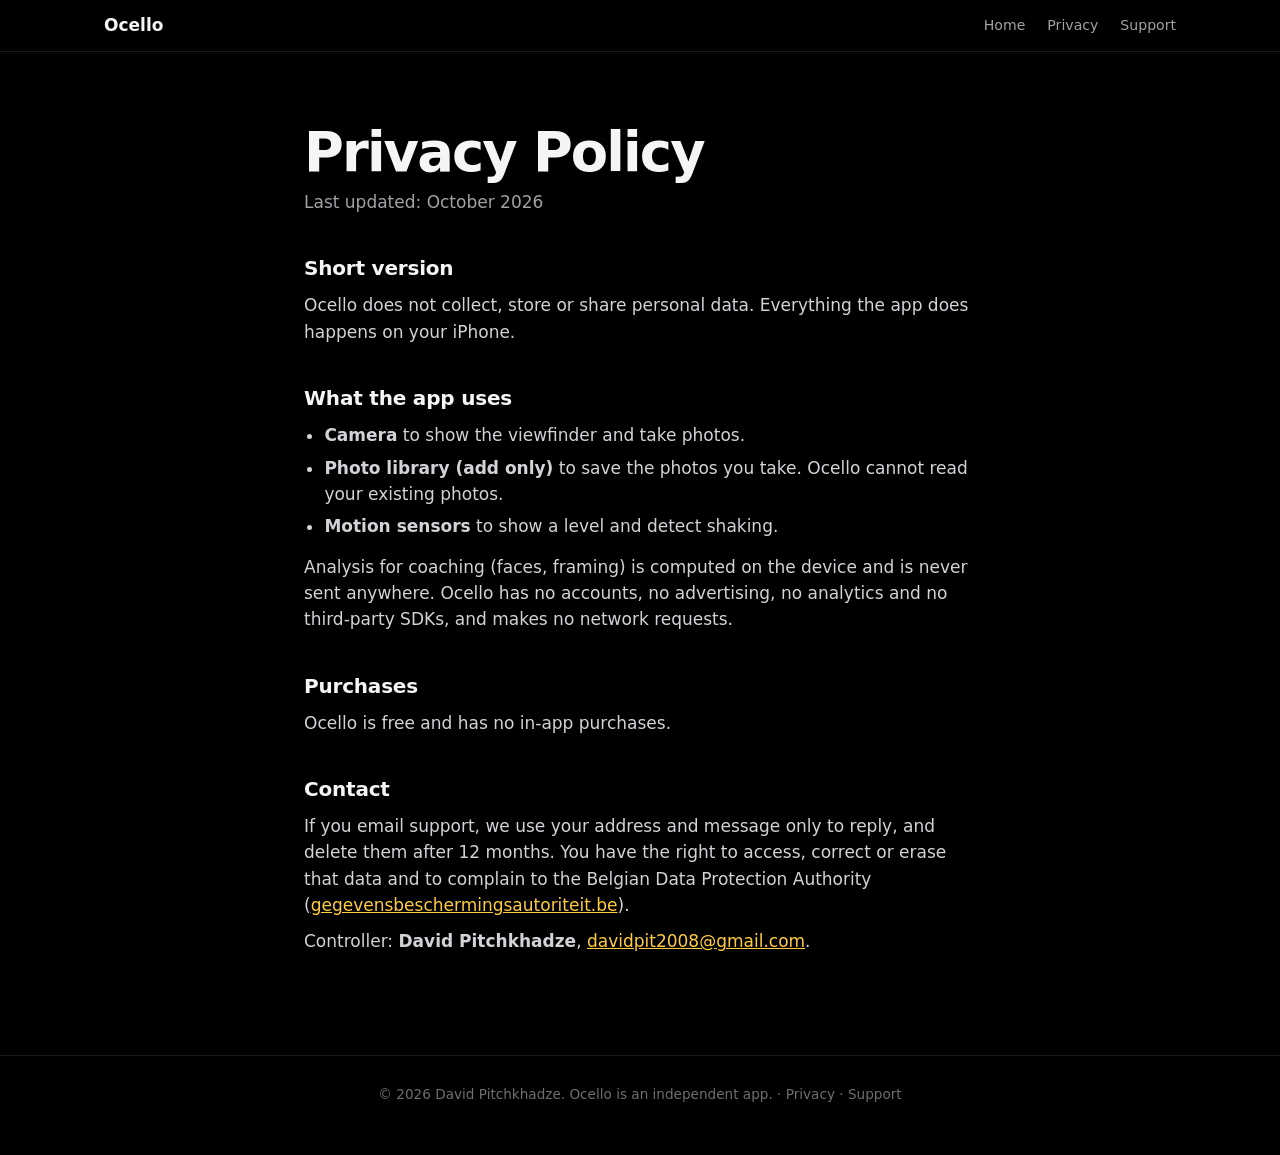
<file: privacy.html>
<!doctype html><html lang="en"><head><meta charset="utf-8"><meta name="viewport" content="width=device-width,initial-scale=1">
<title>Ocello Privacy Policy</title><meta name="description" content="How Ocello handles your data: it doesn&#x27;t collect any."><meta name="theme-color" content="#000000"><style>
:root{--bg:#000;--fg:#f5f5f7;--sub:#a1a1a6;--line:rgba(255,255,255,.1);--amber:#ffcc40}
*{box-sizing:border-box;margin:0;padding:0}body{background:var(--bg);color:var(--fg);font:17px/1.55 -apple-system,BlinkMacSystemFont,"SF Pro Text",system-ui,sans-serif;-webkit-font-smoothing:antialiased}
a{color:var(--amber)}nav{position:sticky;top:0;z-index:5;height:52px;display:flex;align-items:center;background:rgba(0,0,0,.6);-webkit-backdrop-filter:saturate(180%) blur(22px);backdrop-filter:saturate(180%) blur(22px);border-bottom:1px solid var(--line)}
nav .in{max-width:1120px;width:100%;margin:0 auto;padding:0 24px;display:flex;justify-content:space-between;align-items:center}nav b{font-weight:600}nav .l{display:flex;gap:22px;font-size:.88rem}nav .l a{color:var(--sub);text-decoration:none}nav .l a:hover{color:var(--fg)}
.doc{max-width:720px;margin:0 auto;padding:72px 24px 100px}.doc h1{font-size:clamp(2.2rem,6vw,3.4rem);letter-spacing:-.035em;line-height:1.05;margin-bottom:8px}
.doc h2{font-size:1.25rem;letter-spacing:-.01em;margin:38px 0 8px}.doc p,.doc li{color:#d2d2d7}.doc li{margin-left:1.2em;margin-bottom:6px}.doc .sub{color:var(--sub)}
footer{border-top:1px solid var(--line);padding:28px 24px 50px;color:#6e6e73;font-size:.85rem;text-align:center}footer a{color:#6e6e73;text-decoration:none}footer a:hover{color:var(--fg)}
</style></head><body>
<nav><div class="in"><b><a href="index.html" style="color:inherit;text-decoration:none">Ocello</a></b><div class="l"><a href="index.html">Home</a><a href="privacy.html">Privacy</a><a href="support.html">Support</a></div></div></nav>
<div class="doc"><h1>Privacy Policy</h1><p class="sub">Last updated: October 2026</p>
<h2>Short version</h2><p>Ocello does not collect, store or share personal data. Everything the app does happens on your iPhone.</p>
<h2>What the app uses</h2><ul><li><b>Camera</b> to show the viewfinder and take photos.</li><li><b>Photo library (add only)</b> to save the photos you take. Ocello cannot read your existing photos.</li><li><b>Motion sensors</b> to show a level and detect shaking.</li></ul>
<p style="margin-top:14px">Analysis for coaching (faces, framing) is computed on the device and is never sent anywhere. Ocello has no accounts, no advertising, no analytics and no third-party SDKs, and makes no network requests.</p>
<h2>Purchases</h2><p>Ocello is free and has no in-app purchases.</p>
<h2>Contact</h2><p>If you email support, we use your address and message only to reply, and delete them after 12 months. You have the right to access, correct or erase that data and to complain to the Belgian Data Protection Authority (<a href="https://www.gegevensbeschermingsautoriteit.be/">gegevensbeschermingsautoriteit.be</a>).</p>
<p style="margin-top:10px">Controller: <b>David Pitchkhadze</b>, <a href="mailto:davidpit2008@gmail.com">davidpit2008@gmail.com</a>.</p></div>
<footer>© 2026 David Pitchkhadze. Ocello is an independent app. · <a href="privacy.html">Privacy</a> · <a href="support.html">Support</a></footer></body></html>
</file>
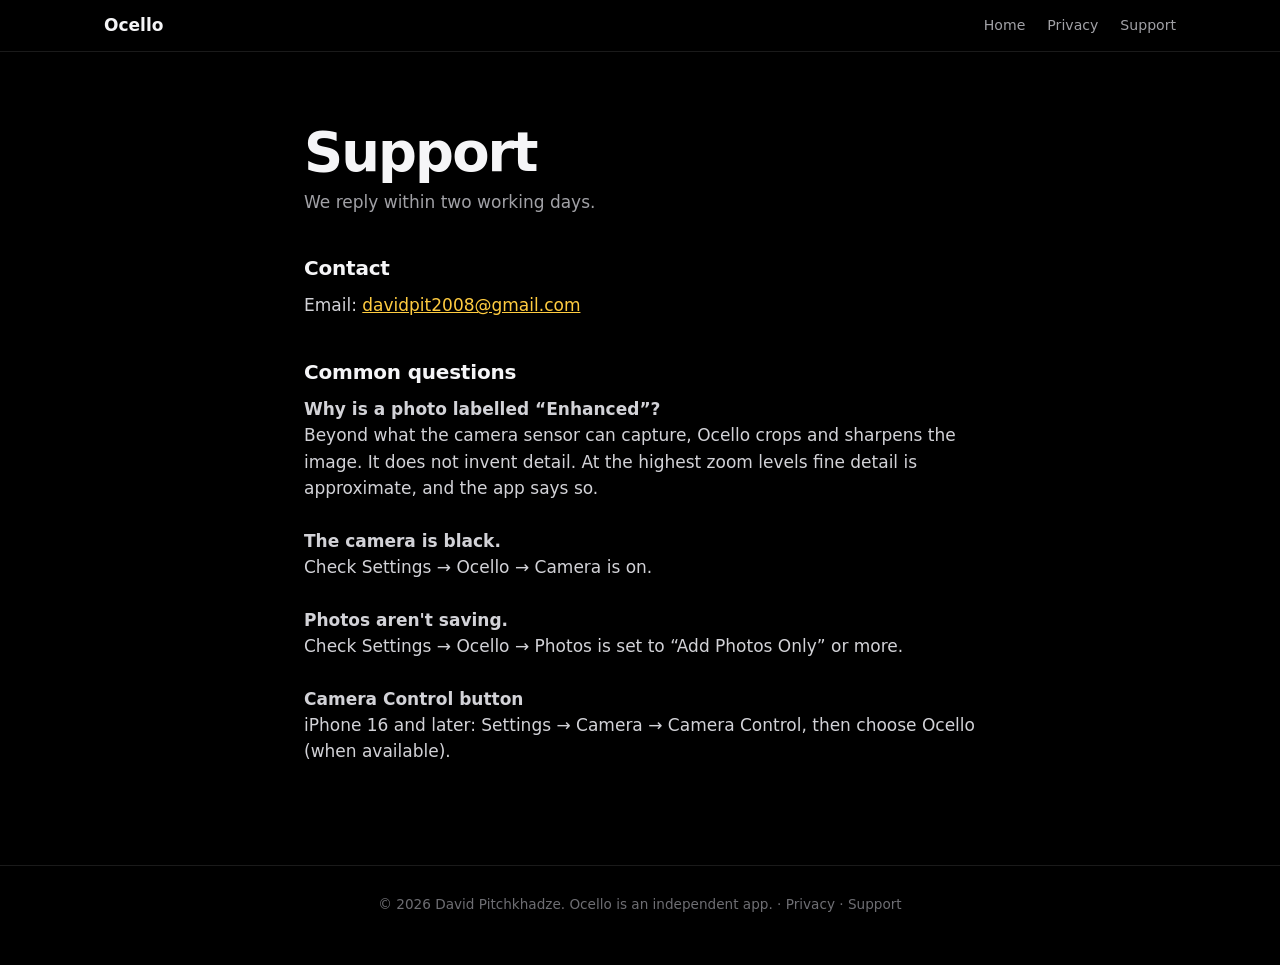
<file: support.html>
<!doctype html><html lang="en"><head><meta charset="utf-8"><meta name="viewport" content="width=device-width,initial-scale=1">
<title>Ocello Support</title><meta name="description" content="Contact and help for Ocello."><meta name="theme-color" content="#000000"><style>
:root{--bg:#000;--fg:#f5f5f7;--sub:#a1a1a6;--line:rgba(255,255,255,.1);--amber:#ffcc40}
*{box-sizing:border-box;margin:0;padding:0}body{background:var(--bg);color:var(--fg);font:17px/1.55 -apple-system,BlinkMacSystemFont,"SF Pro Text",system-ui,sans-serif;-webkit-font-smoothing:antialiased}
a{color:var(--amber)}nav{position:sticky;top:0;z-index:5;height:52px;display:flex;align-items:center;background:rgba(0,0,0,.6);-webkit-backdrop-filter:saturate(180%) blur(22px);backdrop-filter:saturate(180%) blur(22px);border-bottom:1px solid var(--line)}
nav .in{max-width:1120px;width:100%;margin:0 auto;padding:0 24px;display:flex;justify-content:space-between;align-items:center}nav b{font-weight:600}nav .l{display:flex;gap:22px;font-size:.88rem}nav .l a{color:var(--sub);text-decoration:none}nav .l a:hover{color:var(--fg)}
.doc{max-width:720px;margin:0 auto;padding:72px 24px 100px}.doc h1{font-size:clamp(2.2rem,6vw,3.4rem);letter-spacing:-.035em;line-height:1.05;margin-bottom:8px}
.doc h2{font-size:1.25rem;letter-spacing:-.01em;margin:38px 0 8px}.doc p,.doc li{color:#d2d2d7}.doc li{margin-left:1.2em;margin-bottom:6px}.doc .sub{color:var(--sub)}
footer{border-top:1px solid var(--line);padding:28px 24px 50px;color:#6e6e73;font-size:.85rem;text-align:center}footer a{color:#6e6e73;text-decoration:none}footer a:hover{color:var(--fg)}
</style></head><body>
<nav><div class="in"><b><a href="index.html" style="color:inherit;text-decoration:none">Ocello</a></b><div class="l"><a href="index.html">Home</a><a href="privacy.html">Privacy</a><a href="support.html">Support</a></div></div></nav>
<div class="doc"><h1>Support</h1><p class="sub">We reply within two working days.</p>
<h2>Contact</h2><p>Email: <a href="mailto:davidpit2008@gmail.com">davidpit2008@gmail.com</a></p>
<h2>Common questions</h2>
<p><b>Why is a photo labelled “Enhanced”?</b><br>Beyond what the camera sensor can capture, Ocello crops and sharpens the image. It does not invent detail. At the highest zoom levels fine detail is approximate, and the app says so.</p><br>
<p><b>The camera is black.</b><br>Check Settings → Ocello → Camera is on.</p><br>
<p><b>Photos aren't saving.</b><br>Check Settings → Ocello → Photos is set to “Add Photos Only” or more.</p><br>
<p><b>Camera Control button</b><br>iPhone 16 and later: Settings → Camera → Camera Control, then choose Ocello (when available).</p></div>
<footer>© 2026 David Pitchkhadze. Ocello is an independent app. · <a href="privacy.html">Privacy</a> · <a href="support.html">Support</a></footer></body></html>
</file>
